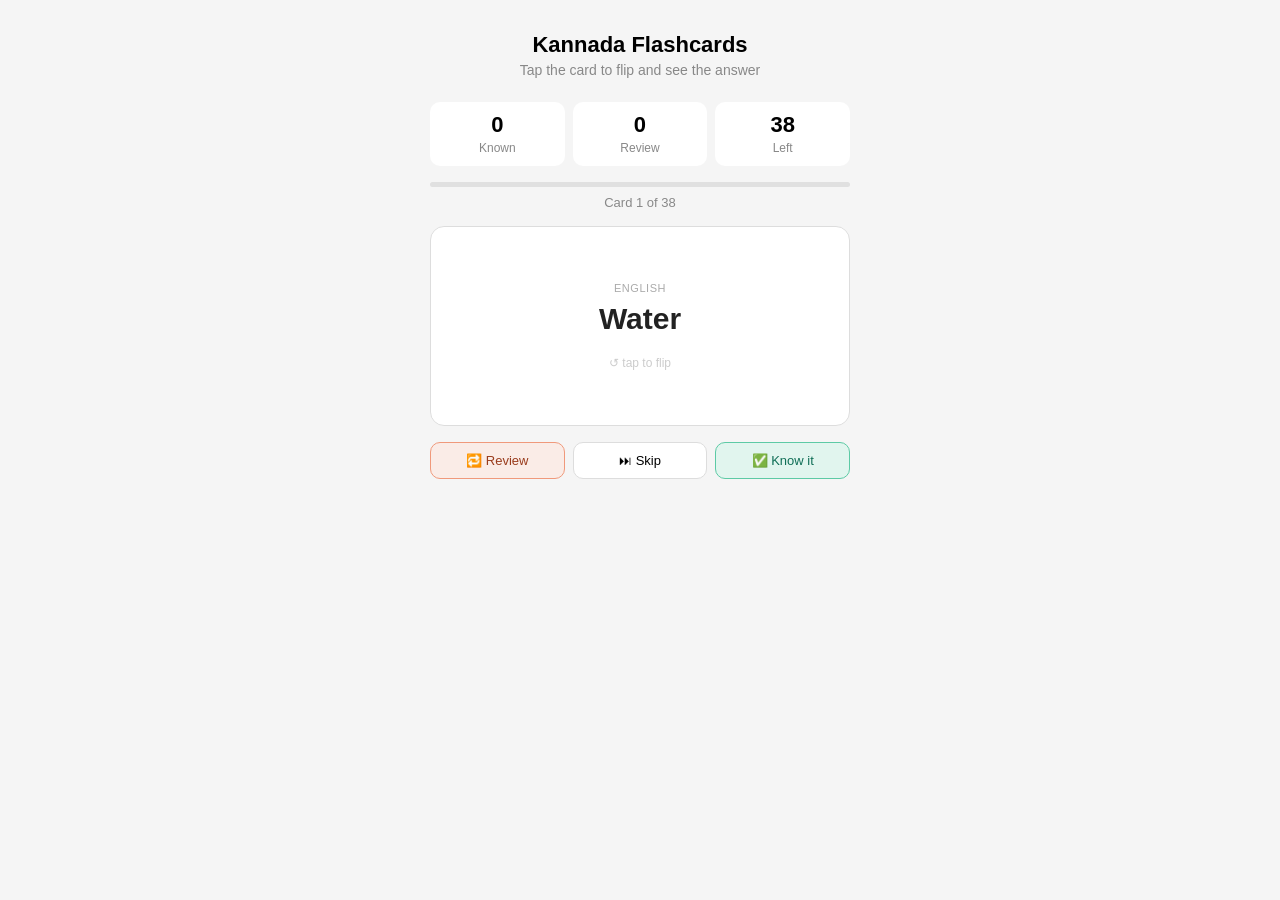
<file: kannada-flashcards/index.html>
<!DOCTYPE html>
<html lang="en">
<head>
  <meta charset="UTF-8" />
  <meta name="viewport" content="width=device-width, initial-scale=1.0"/>
  <title>Kannada Flashcards</title>
  <link rel="stylesheet" href="style.css" />
</head>
<body>

  <div class="app">
    <div class="header">
      <h1>Kannada Flashcards</h1>
      <p>Tap the card to flip and see the answer</p>
    </div>

    <div class="stats">
      <div class="stat"><span id="known-count">0</span><small>Known</small></div>
      <div class="stat"><span id="review-count">0</span><small>Review</small></div>
      <div class="stat"><span id="remaining-count">0</span><small>Left</small></div>
    </div>

    <div class="progress-bar">
      <div class="progress-fill" id="progress-fill"></div>
    </div>

    <p class="card-counter" id="card-counter">Card 1 of 20</p>

    <div class="card-area" id="card-area" onclick="flipCard()">
      <div class="card-inner" id="card-inner">
        <div class="card-face card-front">
          <small>English</small>
          <h2 id="card-english">Water</h2>
          <p class="hint">↺ tap to flip</p>
        </div>
        <div class="card-face card-back">
          <small>Kannada</small>
          <h2 id="card-kannada">ನೀರು</h2>
          <p id="card-pronoun">Neeru</p>
        </div>
      </div>
    </div>

    <div class="action-btns">
      <button class="btn btn-review" onclick="markCard('review')">🔁 Review</button>
      <button class="btn btn-skip" onclick="nextCard()">⏭ Skip</button>
      <button class="btn btn-know" onclick="markCard('know')">✅ Know it</button>
    </div>

    <div class="result-panel" id="result-panel">
      <div id="result-emoji">🎉</div>
      <h2 id="result-title">Great job!</h2>
      <p id="result-sub">You knew 8 out of 10 words.</p>
      <button onclick="restart()">🔄 Try Again</button>
    </div>
  </div>

  <script src="cards.js"></script>
  <script src="app.js"></script>
</body>
</html>
</file>
<file: kannada-flashcards/style.css>
* { box-sizing: border-box; margin: 0; padding: 0; }
body { font-family: sans-serif; background: #f5f5f5; display: flex;
       justify-content: center; padding: 2rem 1rem; }

.app { max-width: 420px; width: 100%; }

.header { text-align: center; margin-bottom: 1.5rem; }
.header h1 { font-size: 22px; font-weight: 600; }
.header p { color: #888; font-size: 14px; margin-top: 4px; }

.stats { display: grid; grid-template-columns: repeat(3, 1fr);
         gap: 8px; margin-bottom: 1rem; }
.stat { background: white; border-radius: 10px; padding: 10px;
        text-align: center; }
.stat span { font-size: 22px; font-weight: 600; display: block; }
.stat small { color: #888; font-size: 12px; }

.progress-bar { height: 5px; background: #e0e0e0;
                border-radius: 3px; margin-bottom: 8px; }
.progress-fill { height: 100%; background: #7F77DD;
                 border-radius: 3px; transition: width 0.3s; width: 0%; }

.card-counter { text-align: center; font-size: 13px;
                color: #888; margin-bottom: 1rem; }

/* Card Flip */
.card-area { perspective: 1000px; height: 200px;
             cursor: pointer; margin-bottom: 1rem; }
.card-inner { position: relative; width: 100%; height: 100%;
              transition: transform 0.5s; transform-style: preserve-3d; }
.card-inner.flipped { transform: rotateY(180deg); }

.card-face { position: absolute; width: 100%; height: 100%;
             backface-visibility: hidden; border-radius: 14px;
             display: flex; flex-direction: column; align-items: center;
             justify-content: center; padding: 1.5rem; }
.card-front { background: white; border: 1px solid #ddd; }
.card-back  { background: #EEEDFE; border: 1px solid #AFA9EC;
              transform: rotateY(180deg); }

.card-face small { color: #aaa; text-transform: uppercase;
                   font-size: 11px; letter-spacing: 0.05em; }
.card-face h2 { font-size: 30px; font-weight: 600;
                margin: 8px 0; color: #222; }
.card-back h2 { color: #26215C; }
.card-face p  { font-size: 14px; color: #888; }
.card-back p  { color: #534AB7; }
.hint { font-size: 12px !important; color: #ccc !important; margin-top: 12px !important; }

/* Buttons */
.action-btns { display: grid; grid-template-columns: 1fr 1fr 1fr; gap: 8px; }
.btn { padding: 10px; border-radius: 10px; border: 1px solid #ddd;
       background: white; font-size: 13px; cursor: pointer; }
.btn-know   { background: #E1F5EE; border-color: #5DCAA5; color: #0F6E56; }
.btn-review { background: #FAECE7; border-color: #F0997B; color: #993C1D; }
.btn:active { transform: scale(0.97); }

/* Result */
.result-panel { display: none; text-align: center;
                background: white; border-radius: 14px;
                padding: 2rem; margin-top: 1.5rem; }
.result-panel div { font-size: 48px; }
.result-panel h2 { font-size: 22px; margin: 10px 0 6px; }
.result-panel p  { color: #888; margin-bottom: 1.2rem; }
.result-panel button { padding: 10px 24px; border-radius: 10px;
                       background: #EEEDFE; border: 1px solid #7F77DD;
                       color: #3C3489; font-size: 14px; cursor: pointer; }
</file>
